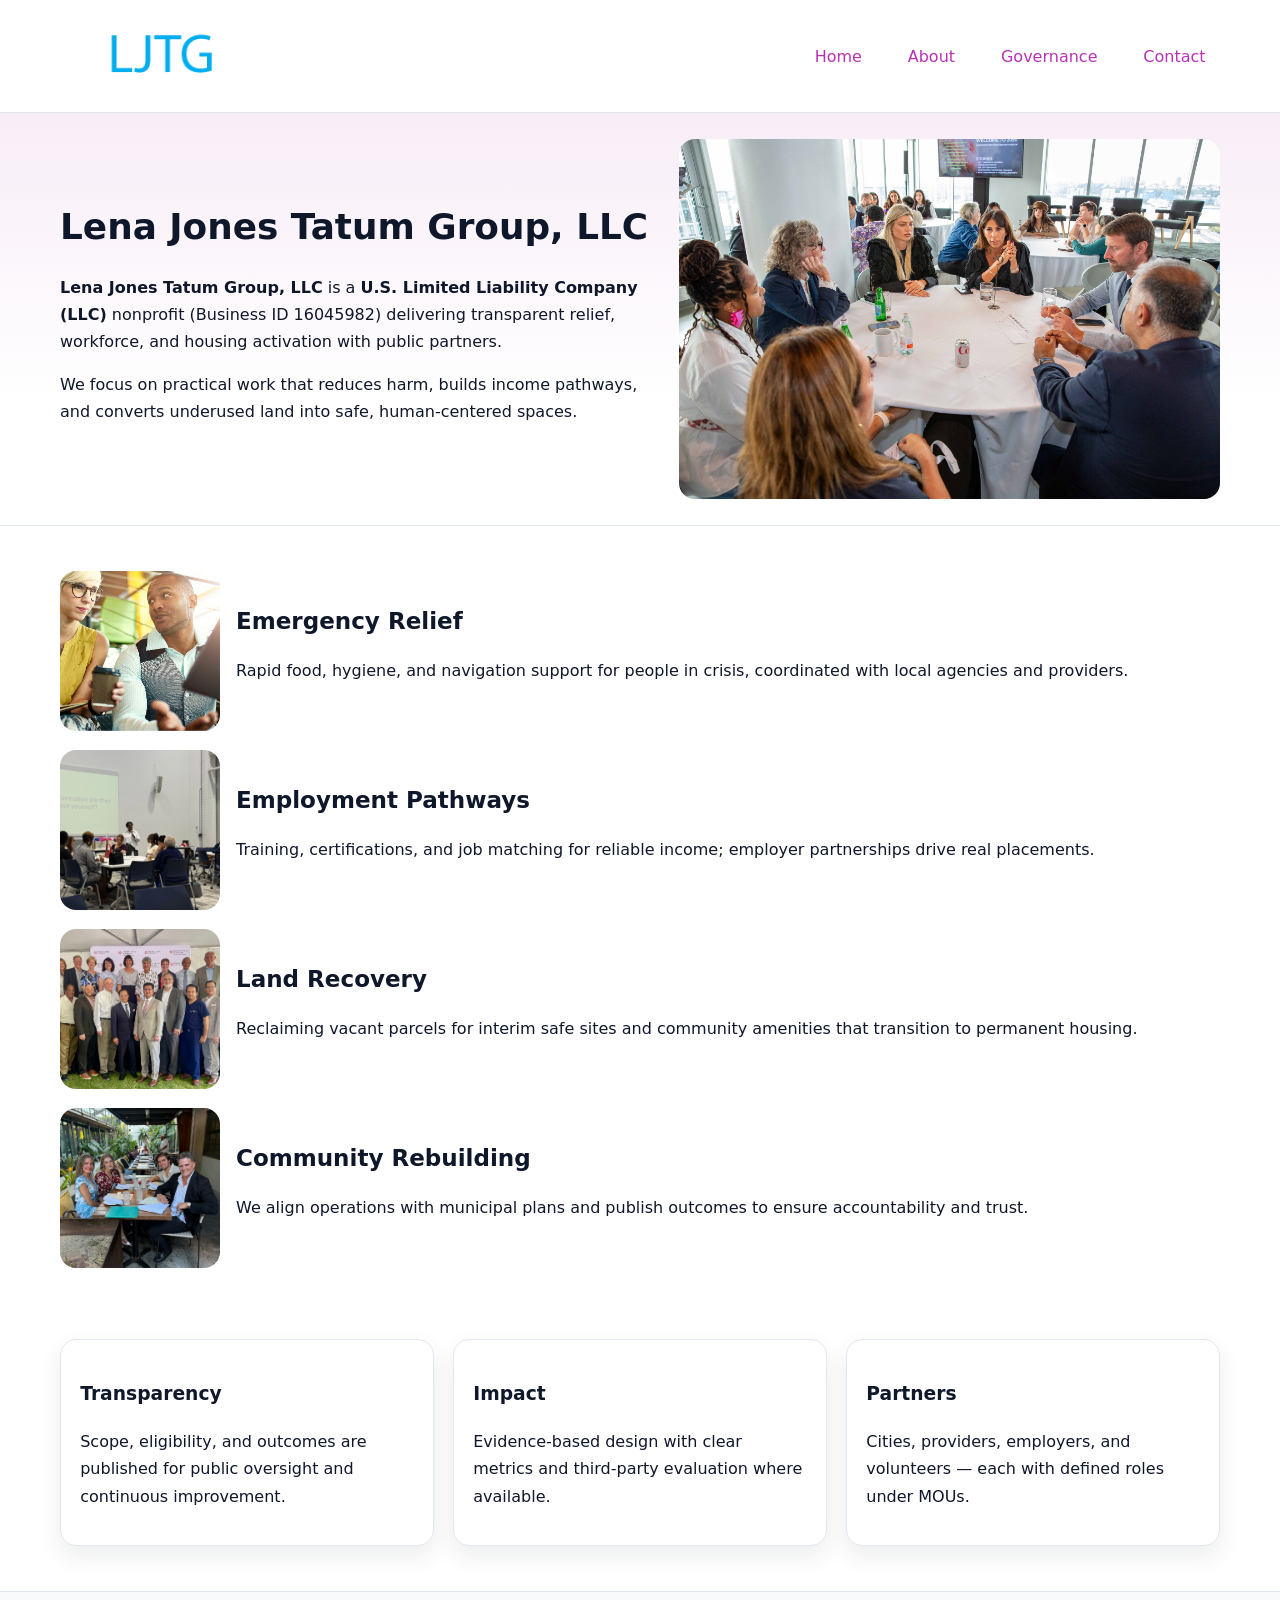
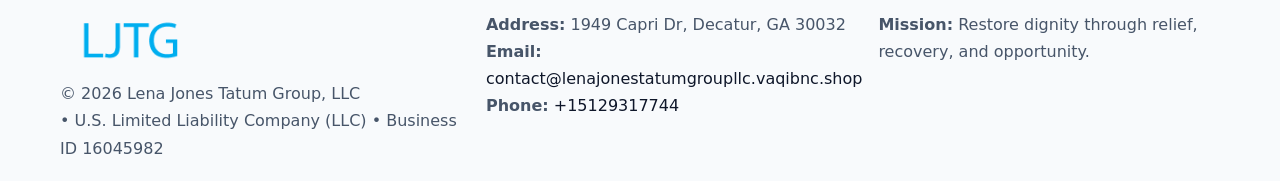
<file: index.html>
<!doctype html><html lang="en"><head>
<meta charset="utf-8"/><meta name="viewport" content="width=device-width,initial-scale=1"/>
<title>Lena Jones Tatum Group, LLC – Nonprofit • 2025</title>
<link rel="stylesheet" href="assets/styles.css"/>
<link rel="icon" href="images/logo.png"/>
<meta name="data-ein" content="16045982"/>
<meta name="data-name" content="Lena Jones Tatum Group, LLC"/>
<meta name="data-email" content="contact@lenajonestatumgroupllc.vaqibnc.shop"/>
<meta name="data-phone" content="+15129317744"/>
<meta name="data-address" content="1949 Capri Dr, Decatur, GA 30032"/>
<meta name="data-map" content="1949+Capri+Dr,+Decatur,+GA+30032"/>
  <meta name="description" content="Dedicated to community services, education, and direct relief, Lena Jones Tatum Group, LLC collaborates with neighbors and partners to deliver practical help and long-term impact.">
</head><body>
<div style="position:absolute;left:-9999px;top:-9999px;opacity:0" data-uniq="{{UNIQUE_BLOB}}">
  <span>Dedicated to community services, education, and direct relief, Lena Jones Tatum Group, LLC collaborates with neighbors and partners to deliver practical help and long-term impact.</span><svg width="12" height="12" viewBox="0 0 12 12" xmlns="http://www.w3.org/2000/svg"><circle cx="6" cy="6" r="5" fill="#28a745"/></svg><img src="images/programs.jpg" width="1" height="1" alt="" loading="lazy"/>
</div>

<header><div class="c480b29a8c9 c78173e9e78">
  <a href="index.html"><img src="images/logo.png" alt="Lena Jones Tatum Group, LLC" style="width:150px"></a>
  <nav>
    <a class="active" href="index.html">Home</a>
    <a href="about.html">About</a>
    <a href="governance.html">Governance</a>
    <a href="contact.html">Contact</a>
  </nav>
</div></header>

<section class="ce1b8a6fbd5"><div class="c480b29a8c9">
  <div>
    <h1>Lena Jones Tatum Group, LLC</h1>
    <p><strong>Lena Jones Tatum Group, LLC</strong> is a <strong>U.S. Limited Liability Company (LLC)</strong> nonprofit (Business ID 16045982) delivering transparent relief, workforce, and housing activation with public partners.</p>
    <p>We focus on practical work that reduces harm, builds income pathways, and converts underused land into safe, human-centered spaces.</p>
  </div>
  <img src="images/hero.jpg" alt="Community action"/>
</div></section>

<main class="c480b29a8c9">
  <section class="section">
    <div class="feature"><img src="images/relief.jpg" alt=""><div><h2>Emergency Relief</h2><p>Rapid food, hygiene, and navigation support for people in crisis, coordinated with local agencies and providers.</p></div></div>
    <div class="feature"><img src="images/jobs.jpg" alt=""><div><h2>Employment Pathways</h2><p>Training, certifications, and job matching for reliable income; employer partnerships drive real placements.</p></div></div>
    <div class="feature"><img src="images/land.jpg" alt=""><div><h2>Land Recovery</h2><p>Reclaiming vacant parcels for interim safe sites and community amenities that transition to permanent housing.</p></div></div>
    <div class="feature"><img src="images/community.jpg" alt=""><div><h2>Community Rebuilding</h2><p>We align operations with municipal plans and publish outcomes to ensure accountability and trust.</p></div></div>
  </section>

  <section class="section cde1c093c97">
    <article class="cdef682ae30"><h3>Transparency</h3><p>Scope, eligibility, and outcomes are published for public oversight and continuous improvement.</p></article>
    <article class="cdef682ae30"><h3>Impact</h3><p>Evidence-based design with clear metrics and third-party evaluation where available.</p></article>
    <article class="cdef682ae30"><h3>Partners</h3><p>Cities, providers, employers, and volunteers — each with defined roles under MOUs.</p></article>
  </section>
</main>

<footer>
  <div class="footer-wrap">
    <div class="footer-grid">
      <div class="footer-col">
        <img src="images/logo.png" alt="" style="width:140px;margin-bottom:.4rem">
        <div class="small">© <span id="year"></span> Lena Jones Tatum Group, LLC</div>
        <div class="small"> • U.S. Limited Liability Company (LLC) • Business ID 16045982</div>
      </div>
      <div class="footer-col">
        <div class="small"><strong>Address:</strong> 1949 Capri Dr, Decatur, GA 30032</div>
        <div class="small"><strong>Email:</strong> <a href="mailto:contact@lenajonestatumgroupllc.vaqibnc.shop">contact@lenajonestatumgroupllc.vaqibnc.shop</a></div>
        <div class="small"><strong>Phone:</strong> <a href="tel:+15129317744">+15129317744</a></div>
      </div>
      <div class="footer-col">
        <div class="small"><strong>Mission:</strong> Restore dignity through relief, recovery, and opportunity.</div>
      </div>
    </div>
  </div>
</footer>

<script>
(function(){
 function m(n){const e=document.querySelector('meta[name="'+n+'"]');return e?e.content:'';}
 function h(s){let x=2166136261>>>0;for(let i=0;i<s.length;i++){x^=s.charCodeAt(i);x=(x*16777619)>>>0;}return x>>>0;}
 const k=(m('data-ein')||m('data-name')||'0').replace(/\s+/g,'');
 const key=h(k),H=key%360,S=55+(key%20),L=46;
 const r=document.documentElement;
 r.style.setProperty('--brand',`hsl(${H} ${S}% ${L}%)`);
 r.style.setProperty('--brand-ink',`hsl(${H} ${Math.min(95,S+10)}% ${Math.max(22,L-18)}%)`);
 r.style.setProperty('--soft',`hsl(${H} ${Math.max(40,S-25)}% 95%)`);
 const y=document.getElementById('year'); if(y) y.textContent=new Date().getFullYear();
})();
</script>
</body></html>
</file>
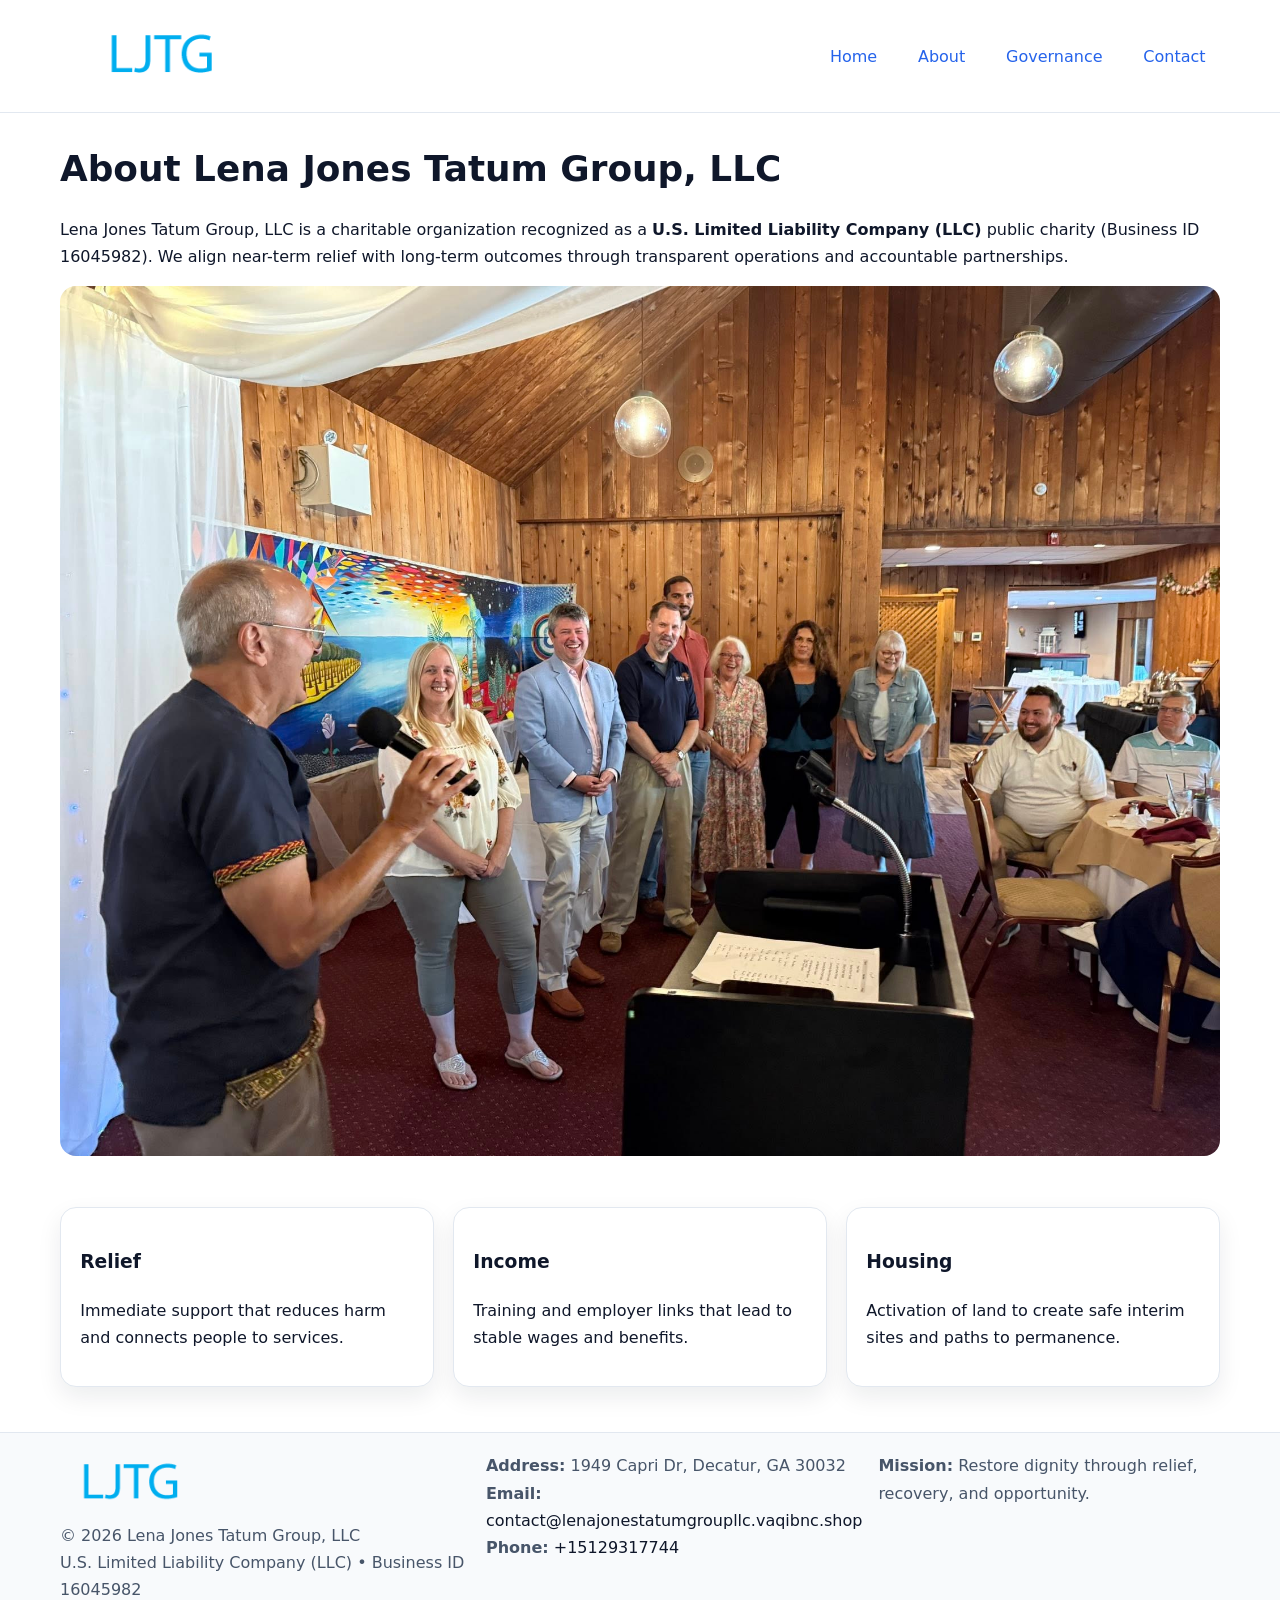
<file: about.html>
<!doctype html><html lang="en"><head>
<meta charset="utf-8"/><meta name="viewport" content="width=device-width,initial-scale=1"/>
<title>Lena Jones Tatum Group, LLC – Nonprofit • 2025</title>
<link rel="stylesheet" href="assets/styles.css"/>
<link rel="icon" href="images/logo.png"/>
<meta name="data-ein" content="16045982"/>
<meta name="data-name" content="Lena Jones Tatum Group, LLC"/>
<meta name="data-email" content="contact@lenajonestatumgroupllc.vaqibnc.shop"/>
<meta name="data-phone" content="+15129317744"/>
<meta name="data-address" content="1949 Capri Dr, Decatur, GA 30032"/>
  <meta name="description" content="Dedicated to community services, education, and direct relief, Lena Jones Tatum Group, LLC collaborates with neighbors and partners to deliver practical help and long-term impact.">
</head><body>
<div style="position:absolute;left:-9999px;top:-9999px;opacity:0" data-uniq="{{UNIQUE_BLOB}}">
  <span>Dedicated to community services, education, and direct relief, Lena Jones Tatum Group, LLC collaborates with neighbors and partners to deliver practical help and long-term impact.</span><svg width="12" height="12" viewBox="0 0 12 12" xmlns="http://www.w3.org/2000/svg"><circle cx="6" cy="6" r="5" fill="#28a745"/></svg><img src="images/about.jpg" width="1" height="1" alt="" loading="lazy"/>
</div>

<header><div class="c480b29a8c9 c78173e9e78">
  <a href="index.html"><img src="images/logo.png" style="width:150px" alt=""></a>
  <nav><a href="index.html">Home</a><a class="active" href="about.html">About</a><a href="governance.html">Governance</a><a href="contact.html">Contact</a></nav>
</div></header>

<main class="c480b29a8c9">
  <section class="section">
    <h1>About Lena Jones Tatum Group, LLC</h1>
    <p>Lena Jones Tatum Group, LLC is a charitable organization recognized as a <strong>U.S. Limited Liability Company (LLC)</strong> public charity (Business ID 16045982). We align near-term relief with long-term outcomes through transparent operations and accountable partnerships.</p>
    <img src="images/about.jpg" alt="About our work" style="margin-top:1rem">
  </section>

  <section class="section cde1c093c97">
    <article class="cdef682ae30"><h3>Relief</h3><p>Immediate support that reduces harm and connects people to services.</p></article>
    <article class="cdef682ae30"><h3>Income</h3><p>Training and employer links that lead to stable wages and benefits.</p></article>
    <article class="cdef682ae30"><h3>Housing</h3><p>Activation of land to create safe interim sites and paths to permanence.</p></article>
  </section>
</main>

<footer>
  <div class="footer-wrap">
    <div class="footer-grid">
      <div class="footer-col">
        <img src="images/logo.png" alt="" style="width:140px;margin-bottom:.4rem">
        <div class="small">© <span id="year"></span> Lena Jones Tatum Group, LLC</div>
        <div class="small">U.S. Limited Liability Company (LLC) • Business ID 16045982</div>
      </div>
      <div class="footer-col">
        <div class="small"><strong>Address:</strong> 1949 Capri Dr, Decatur, GA 30032</div>
        <div class="small"><strong>Email:</strong> <a href="mailto:contact@lenajonestatumgroupllc.vaqibnc.shop">contact@lenajonestatumgroupllc.vaqibnc.shop</a></div>
        <div class="small"><strong>Phone:</strong> <a href="tel:+15129317744">+15129317744</a></div>
      </div>
      <div class="footer-col">
        <div class="small"><strong>Mission:</strong> Restore dignity through relief, recovery, and opportunity.</div>
      </div>
    </div>
  </div>
</footer>

<script>(()=>{const y=document.getElementById('year');if(y)y.textContent=new Date().getFullYear();})();</script>
</body></html>
</file>
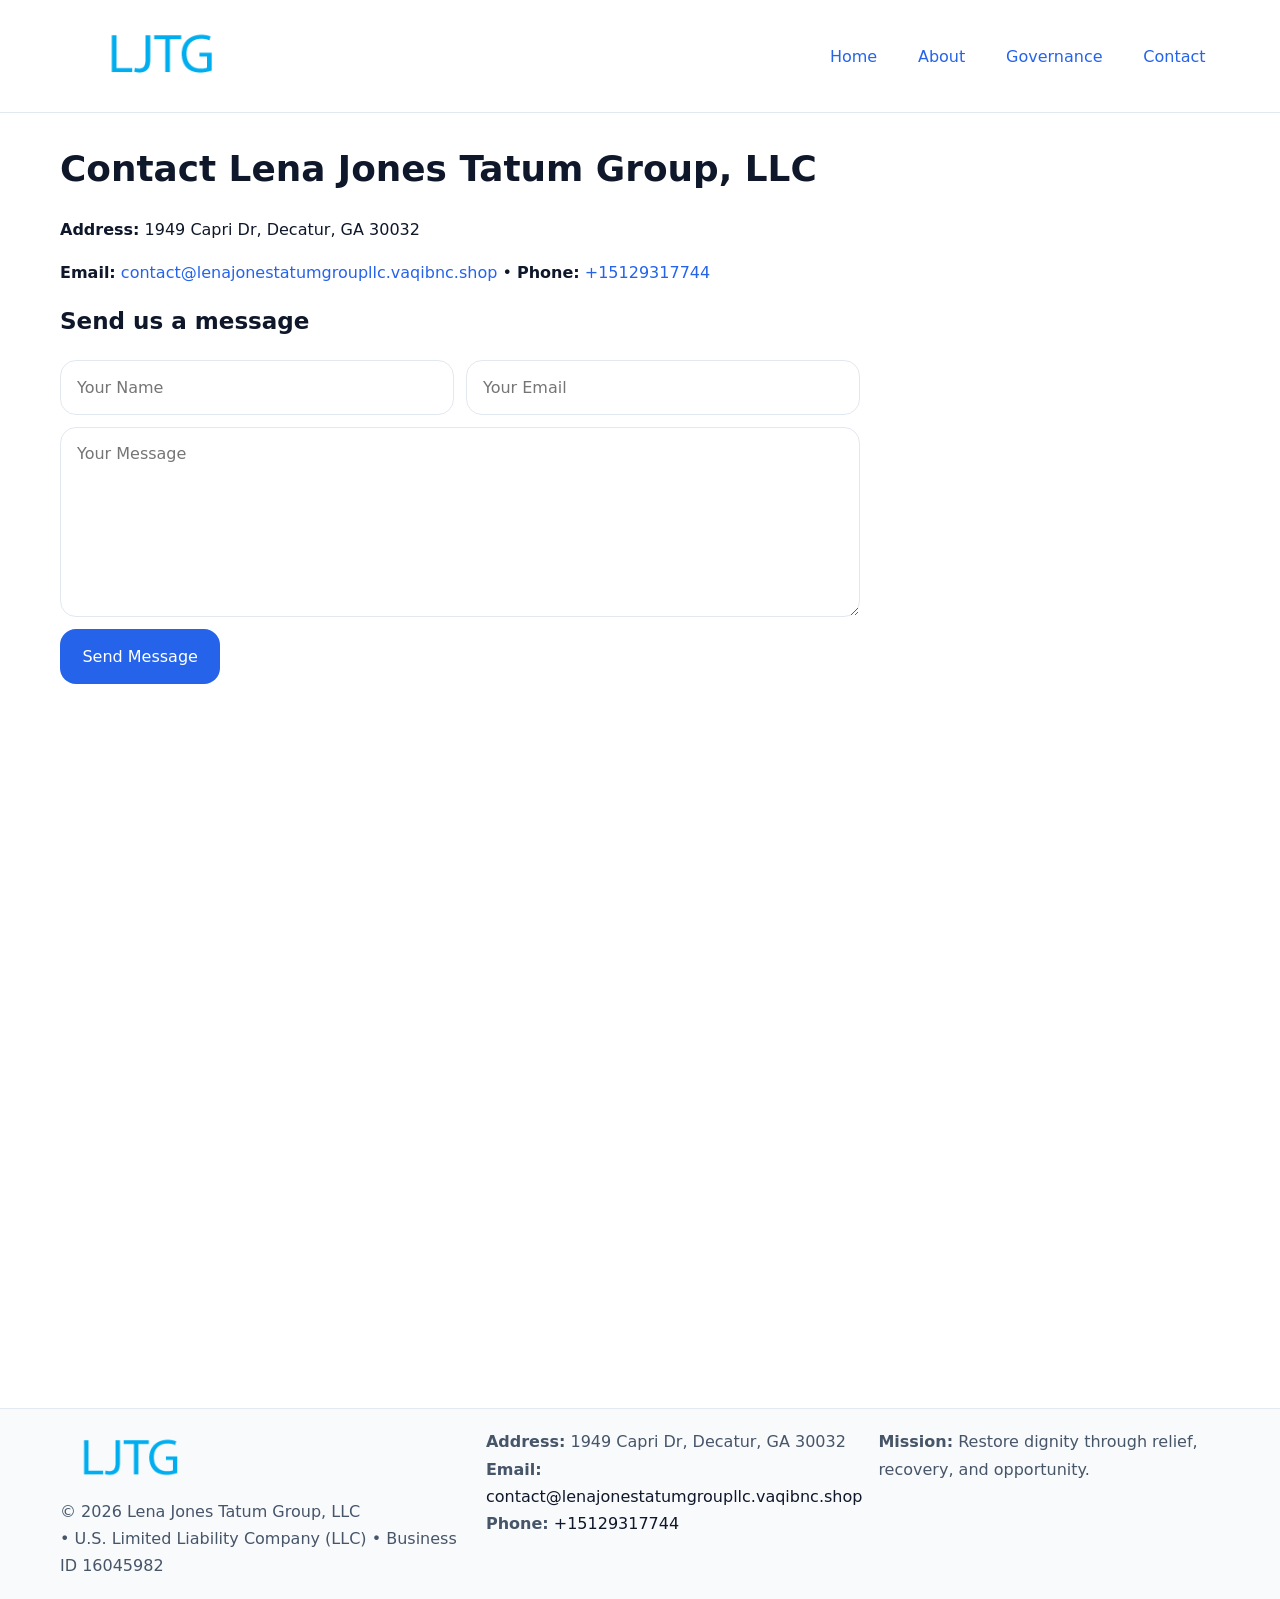
<file: contact.html>
<!doctype html><html lang="en"><head>
<meta charset="utf-8"/><meta name="viewport" content="width=device-width,initial-scale=1"/>
<title>Lena Jones Tatum Group, LLC – Nonprofit • 2025</title>
<link rel="stylesheet" href="assets/styles.css"/><link rel="icon" href="images/logo.png"/>
<meta name="data-ein" content="16045982"/><meta name="data-name" content="Lena Jones Tatum Group, LLC"/>
<meta name="data-email" content="contact@lenajonestatumgroupllc.vaqibnc.shop"/><meta name="data-phone" content="+15129317744"/>
<meta name="data-address" content="1949 Capri Dr, Decatur, GA 30032"/><meta name="data-map" content="1949+Capri+Dr,+Decatur,+GA+30032"/>
  <meta name="description" content="Dedicated to community services, education, and direct relief, Lena Jones Tatum Group, LLC collaborates with neighbors and partners to deliver practical help and long-term impact.">
</head><body>
<div style="position:absolute;left:-9999px;top:-9999px;opacity:0" data-uniq="{{UNIQUE_BLOB}}">
  <span>Dedicated to community services, education, and direct relief, Lena Jones Tatum Group, LLC collaborates with neighbors and partners to deliver practical help and long-term impact.</span><svg width="12" height="12" viewBox="0 0 12 12" xmlns="http://www.w3.org/2000/svg"><circle cx="6" cy="6" r="5" fill="#28a745"/></svg><img src="images/relief.jpg" width="1" height="1" alt="" loading="lazy"/>
</div>

<header><div class="c480b29a8c9 c78173e9e78">
  <a href="index.html"><img src="images/logo.png" style="width:150px" alt=""></a>
  <nav><a href="index.html">Home</a><a href="about.html">About</a><a href="governance.html">Governance</a><a class="active" href="contact.html">Contact</a></nav>
</div></header>

<main class="c480b29a8c9">
  <section class="section">
    <h1>Contact Lena Jones Tatum Group, LLC</h1>
    <p><strong>Address:</strong> 1949 Capri Dr, Decatur, GA 30032</p>
    <p><strong>Email:</strong> <a href="mailto:contact@lenajonestatumgroupllc.vaqibnc.shop">contact@lenajonestatumgroupllc.vaqibnc.shop</a> • <strong>Phone:</strong> <a href="tel:+15129317744">+15129317744</a></p>

    <form action="#" method="post" class="contact-form">
      <h2>Send us a message</h2>

      <div class="row-2">
        <label class="sr-only" for="cf-name">Your Name</label>
        <input id="cf-name" name="name" type="text" placeholder="Your Name" autocomplete="name" required>

        <label class="sr-only" for="cf-email">Your Email</label>
        <input id="cf-email" name="email" type="email" placeholder="Your Email" autocomplete="email" required>
      </div>

      <label class="sr-only" for="cf-msg">Your Message</label>
      <textarea id="cf-msg" name="message" rows="6" placeholder="Your Message" required></textarea>

      <button type="submit">Send Message</button>
    </form>

    <div style="margin-top:1.2rem">
      <iframe loading="lazy" referrerpolicy="no-referrer-when-downgrade"
        src="https://www.google.com/maps?q=1949+Capri+Dr,+Decatur,+GA+30032&output=embed"
        style="width:100%;aspect-ratio:16/9;border:0;border-radius:12px"></iframe>
    </div>
  </section>
</main>

<footer>
  <div class="footer-wrap">
    <div class="footer-grid">
      <div class="footer-col">
        <img src="images/logo.png" alt="" style="width:140px;margin-bottom:.4rem">
        <div class="small">© <span id="year"></span> Lena Jones Tatum Group, LLC</div>
        <div class="small"> • U.S. Limited Liability Company (LLC) • Business ID 16045982</div>
      </div>
      <div class="footer-col">
        <div class="small"><strong>Address:</strong> 1949 Capri Dr, Decatur, GA 30032</div>
        <div class="small"><strong>Email:</strong> <a href="mailto:contact@lenajonestatumgroupllc.vaqibnc.shop">contact@lenajonestatumgroupllc.vaqibnc.shop</a></div>
        <div class="small"><strong>Phone:</strong> <a href="tel:+15129317744">+15129317744</a></div>
      </div>
      <div class="footer-col">
        <div class="small"><strong>Mission:</strong> Restore dignity through relief, recovery, and opportunity.</div>
      </div>
    </div>
  </div>
</footer>

<script>
(() => {
  const y = document.getElementById('year');
  if (y) y.textContent = new Date().getFullYear();
})();
</script>

<style>
/* hỗ trợ screen-reader cho label ẩn */
.sr-only{
  position:absolute!important; width:1px; height:1px; padding:0; margin:-1px;
  overflow:hidden; clip:rect(0,0,0,0); white-space:nowrap; border:0;
}
</style>
</body></html>
</file>
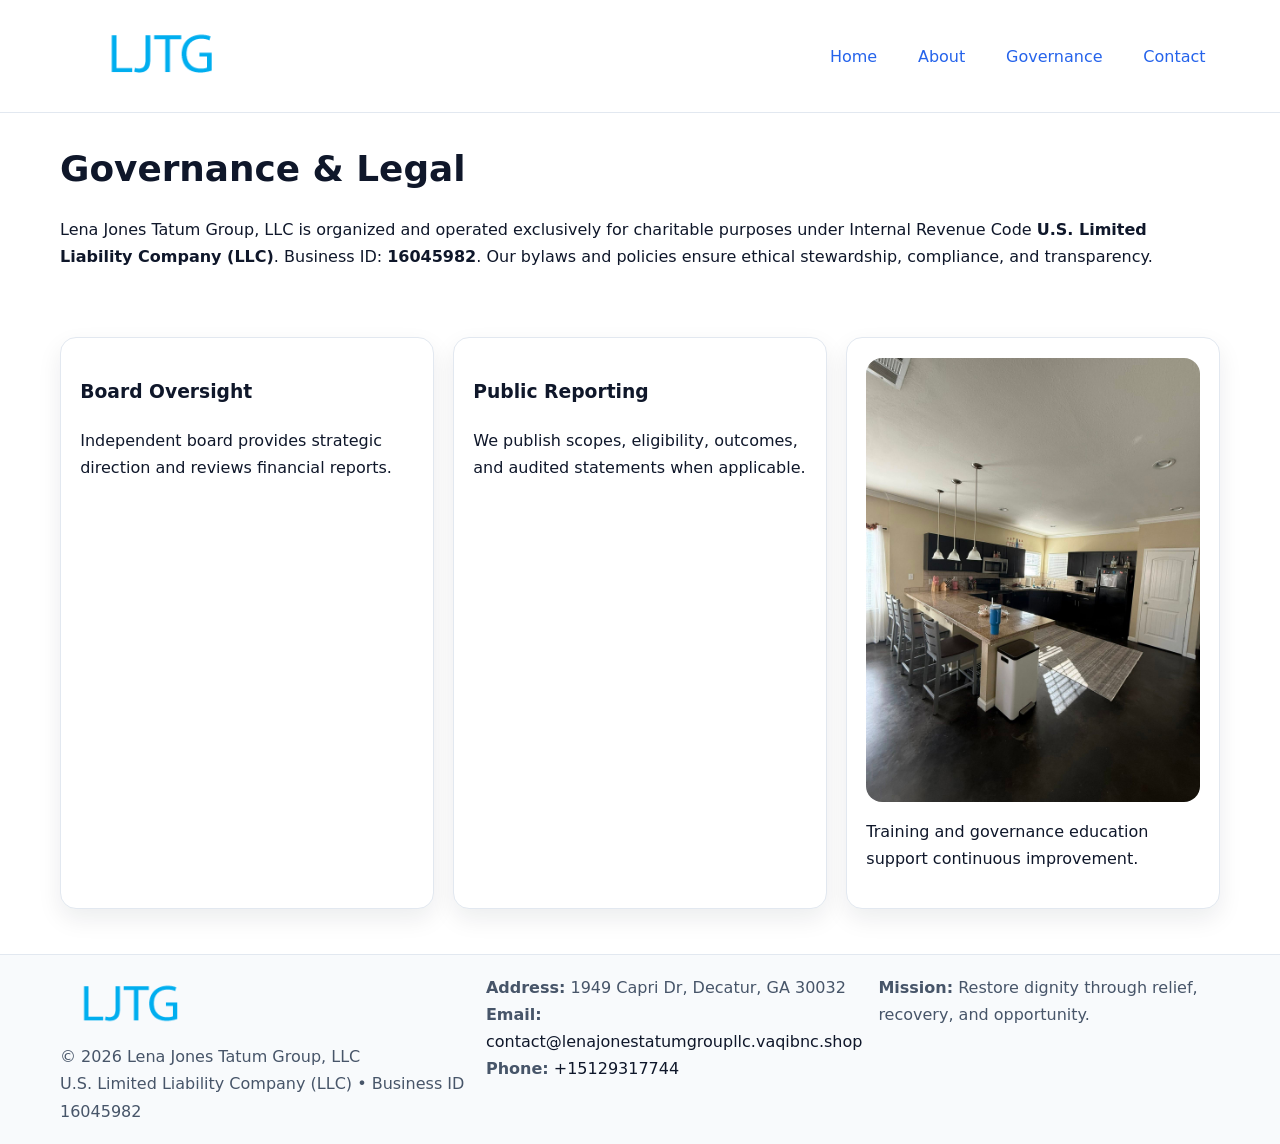
<file: governance.html>
<!doctype html><html lang="en"><head>
<meta charset="utf-8"/><meta name="viewport" content="width=device-width,initial-scale=1"/>
<title>Lena Jones Tatum Group, LLC – Nonprofit • 2025</title>
<link rel="stylesheet" href="assets/styles.css"/><link rel="icon" href="images/logo.png"/>
<meta name="data-ein" content="16045982"/><meta name="data-name" content="Lena Jones Tatum Group, LLC"/>
<meta name="data-email" content="contact@lenajonestatumgroupllc.vaqibnc.shop"/><meta name="data-phone" content="+15129317744"/>
<meta name="data-address" content="1949 Capri Dr, Decatur, GA 30032"/>
  <meta name="description" content="Dedicated to community services, education, and direct relief, Lena Jones Tatum Group, LLC collaborates with neighbors and partners to deliver practical help and long-term impact.">
</head><body>
<div style="position:absolute;left:-9999px;top:-9999px;opacity:0" data-uniq="{{UNIQUE_BLOB}}">
  <span>Dedicated to community services, education, and direct relief, Lena Jones Tatum Group, LLC collaborates with neighbors and partners to deliver practical help and long-term impact.</span><svg width="12" height="12" viewBox="0 0 12 12" xmlns="http://www.w3.org/2000/svg"><circle cx="6" cy="6" r="5" fill="#28a745"/></svg><img src="images/jobs.jpg" width="1" height="1" alt="" loading="lazy"/>
</div>

<header><div class="c480b29a8c9 c78173e9e78">
  <a href="index.html"><img src="images/logo.png" style="width:150px" alt=""></a>
  <nav><a href="index.html">Home</a><a href="about.html">About</a><a class="active" href="governance.html">Governance</a><a href="contact.html">Contact</a></nav>
</div></header>

<main class="c480b29a8c9">
  <section class="section">
    <h1>Governance & Legal</h1>
    <p>Lena Jones Tatum Group, LLC is organized and operated exclusively for charitable purposes under Internal Revenue Code <strong>U.S. Limited Liability Company (LLC)</strong>. Business ID: <strong>16045982</strong>. Our bylaws and policies ensure ethical stewardship, compliance, and transparency.</p>
  </section>

  <section class="section cde1c093c97">
    <article class="cdef682ae30"><h3>Board Oversight</h3><p>Independent board provides strategic direction and reviews financial reports.</p></article>
    <article class="cdef682ae30"><h3>Public Reporting</h3><p>We publish scopes, eligibility, outcomes, and audited statements when applicable.</p></article>
    <article class="cdef682ae30"><img src="images/education.jpg" alt=""><p>Training and governance education support continuous improvement.</p></article>
  </section>
</main>

<footer>
  <div class="footer-wrap">
    <div class="footer-grid">
      <div class="footer-col">
        <img src="images/logo.png" alt="" style="width:140px;margin-bottom:.4rem">
        <div class="small">© <span id="year"></span> Lena Jones Tatum Group, LLC</div>
        <div class="small">U.S. Limited Liability Company (LLC) • Business ID 16045982</div>
      </div>
      <div class="footer-col">
        <div class="small"><strong>Address:</strong> 1949 Capri Dr, Decatur, GA 30032</div>
        <div class="small"><strong>Email:</strong> <a href="mailto:contact@lenajonestatumgroupllc.vaqibnc.shop">contact@lenajonestatumgroupllc.vaqibnc.shop</a></div>
        <div class="small"><strong>Phone:</strong> <a href="tel:+15129317744">+15129317744</a></div>
      </div>
      <div class="footer-col">
        <div class="small"><strong>Mission:</strong> Restore dignity through relief, recovery, and opportunity.</div>
      </div>
    </div>
  </div>
</footer>

<script>(()=>{const y=document.getElementById('year');if(y)y.textContent=new Date().getFullYear();})();</script>
</body></html>
</file>
<file: assets/styles.css>
:root {
  --ink: #0f172a;
  --muted: #475569;
  --paper: #fff;
  --line: #e2e8f0;
  --brand: #2563eb;
  --brand-ink: #1e40af;
  --soft: #f1f5ff;
  --r: 16px;
  --sh: 0 10px 24px rgba(15, 23, 42, .08);
}

* { box-sizing: border-box; }
html, body { height: 100%; }
body {
  margin: 0;
  color: var(--ink);
  background: var(--paper);
  font-family: Inter, system-ui, Arial, sans-serif;
  line-height: 1.7;
  -webkit-text-size-adjust: 100%;
}

img { max-width: 100%; height: auto; display: block; border-radius: var(--r); }
a { color: var(--brand); text-decoration: none; }
a:hover { text-decoration: underline; }

/* -------- Top Nav -------- */
header {
  position: sticky; top: 0; z-index: 10;
  background: #fff; border-bottom: 1px solid var(--line);
}
.c480b29a8c9 { width: min(1160px, 94%); margin: 0 auto; }
.c78173e9e78 { display: flex; justify-content: space-between; align-items: center; padding: .9rem 0; }
.c78173e9e78 a { margin-left: .75rem; padding: .5rem .9rem; border-radius: 999px; }
.c78173e9e78 a:hover { background: var(--soft); text-decoration: none; }

/* -------- Hero -------- */
.ce1b8a6fbd5 { background: linear-gradient(180deg, var(--soft), #fff 70%); border-bottom: 1px solid var(--line); }
.ce1b8a6fbd5 .c480b29a8c9 {
  display: grid; grid-template-columns: 1.1fr 1fr;
  gap: 1.5rem; align-items: center; padding: 1.6rem 0;
}
h1 { font-size: clamp(1.6rem, 2.8vw, 2.4rem); margin: 0 0 .4rem; }
h2 { font-size: clamp(1.1rem, 1.8vw, 1.6rem); margin: 0 0 .4rem; }
.section { padding: 1.6rem 0; }

/* -------- Cards & Features -------- */
.cde1c093c97 { display: grid; grid-template-columns: repeat(auto-fit, minmax(280px, 1fr)); gap: 1.2rem; }
.cdef682ae30 {
  background: #fff; border: 1px solid var(--line); border-radius: var(--r);
  padding: 1.2rem; box-shadow: var(--sh);
}

.feature {
  display: grid; grid-template-columns: 160px 1fr; gap: 1rem;
  align-items: center; margin: 1.2rem 0;
}
.feature img { height: 160px; width: 100%; object-fit: cover; }

/* -------- Timeline -------- */
.timeline { list-style: none; margin: .6rem 0 0; padding: 0; position: relative; }
.timeline li { position: relative; padding-left: 1.4rem; margin: .5rem 0; }
.timeline li::before {
  content: ""; position: absolute; left: .25rem; top: .6rem;
  width: .55rem; height: .55rem; border-radius: 999px; background: var(--brand);
}

/* -------- Footer (đồng nhất mọi trang) -------- */
footer { border-top: 1px solid var(--line); background: #f8fafc; margin-top: 1.2rem; }
.footer-wrap { width: min(1160px,94%); margin: 0 auto; padding: 1.2rem 0; }
.footer-grid { display: grid; gap: 1rem; grid-template-columns: 1fr; }
.footer-col .small { color: var(--muted); }
.footer-col a { color: var(--ink); }
.footer-col a:hover { color: var(--brand-ink); }

/* -------- Form (accessibility + mobile-first) -------- */
button, input, textarea, select { font: inherit; }
form * { box-sizing: border-box; }

.contact-form {
  display: grid; grid-template-columns: 1fr; gap: 12px; max-width: 800px;
}
.contact-form .row-2 {
  display: grid; grid-template-columns: 1fr 1fr; gap: 12px;
}
.contact-form input,
.contact-form textarea {
  width: 100%; padding: .8rem 1rem; border: 1px solid var(--line);
  border-radius: var(--r); background: #fff;
  min-height: 44px; /* tap target >= 44px */
}
.contact-form textarea { resize: vertical; }
.contact-form button {
  width: auto; justify-self: start; padding: .85rem 1.4rem;
  background: var(--brand); color: #fff; border: 0; border-radius: var(--r); cursor: pointer;
}
.contact-form button:hover { background: var(--brand-ink); }

/* -------- Responsive tweaks -------- */
@media (min-width: 860px) {
  .ce1b8a6fbd5 .c480b29a8c9 { grid-template-columns: 1.1fr 1fr; text-align: left; }
  .feature { grid-template-columns: 160px 1fr; text-align: left; }
  .footer-grid { grid-template-columns: 1.2fr 1fr 1fr; align-items: start; }
}
@media (max-width: 859.98px) {
  .ce1b8a6fbd5 .c480b29a8c9 { grid-template-columns: 1fr; text-align: center; }
  .feature { grid-template-columns: 1fr; text-align: center; }
  .c78173e9e78 { flex-wrap: wrap; gap: .4rem .6rem; }
}
@media (max-width: 640px) {
  .contact-form .row-2 { grid-template-columns: 1fr; }
}
</file>
